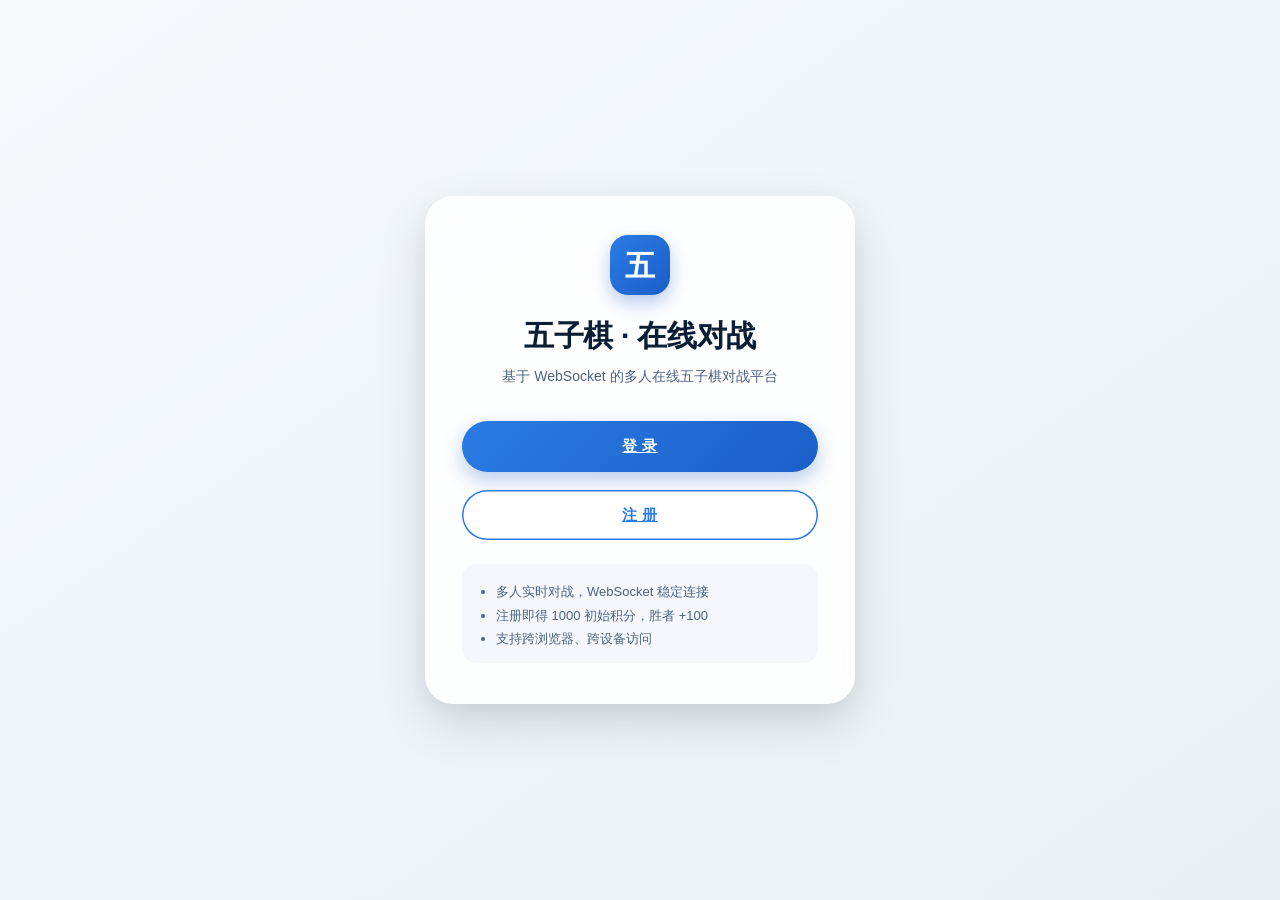
<file: wwwroot/index.html>
<!DOCTYPE html>
<html lang="zh-CN">
<head>
    <meta charset="UTF-8" />
    <meta name="viewport" content="width=device-width, initial-scale=1.0" />
    <meta http-equiv="X-UA-Compatible" content="IE=edge" />
    <meta name="referrer" content="same-origin" />
    <title>五子棋 · 在线对战</title>
    <link rel="stylesheet" href="css/style.css" />
</head>
<body>
    <div class="auth-card lobby" role="main" aria-label="五子棋在线对战入口">
        <div class="auth-header">
            <div class="logo" aria-hidden="true">五</div>
            <h1>五子棋 · 在线对战</h1>
            <p class="sub">基于 WebSocket 的多人在线五子棋对战平台</p>
        </div>

        <div class="actions">
            <a class="btn" href="login.html">登 录</a>
            <a class="btn btn--ghost" href="register.html">注 册</a>
        </div>

        <ul class="tips" aria-label="平台说明">
            <li>多人实时对战，WebSocket 稳定连接</li>
            <li>注册即得 1000 初始积分，胜者 +100</li>
            <li>支持跨浏览器、跨设备访问</li>
        </ul>
    </div>
</body>
</html>
</file>
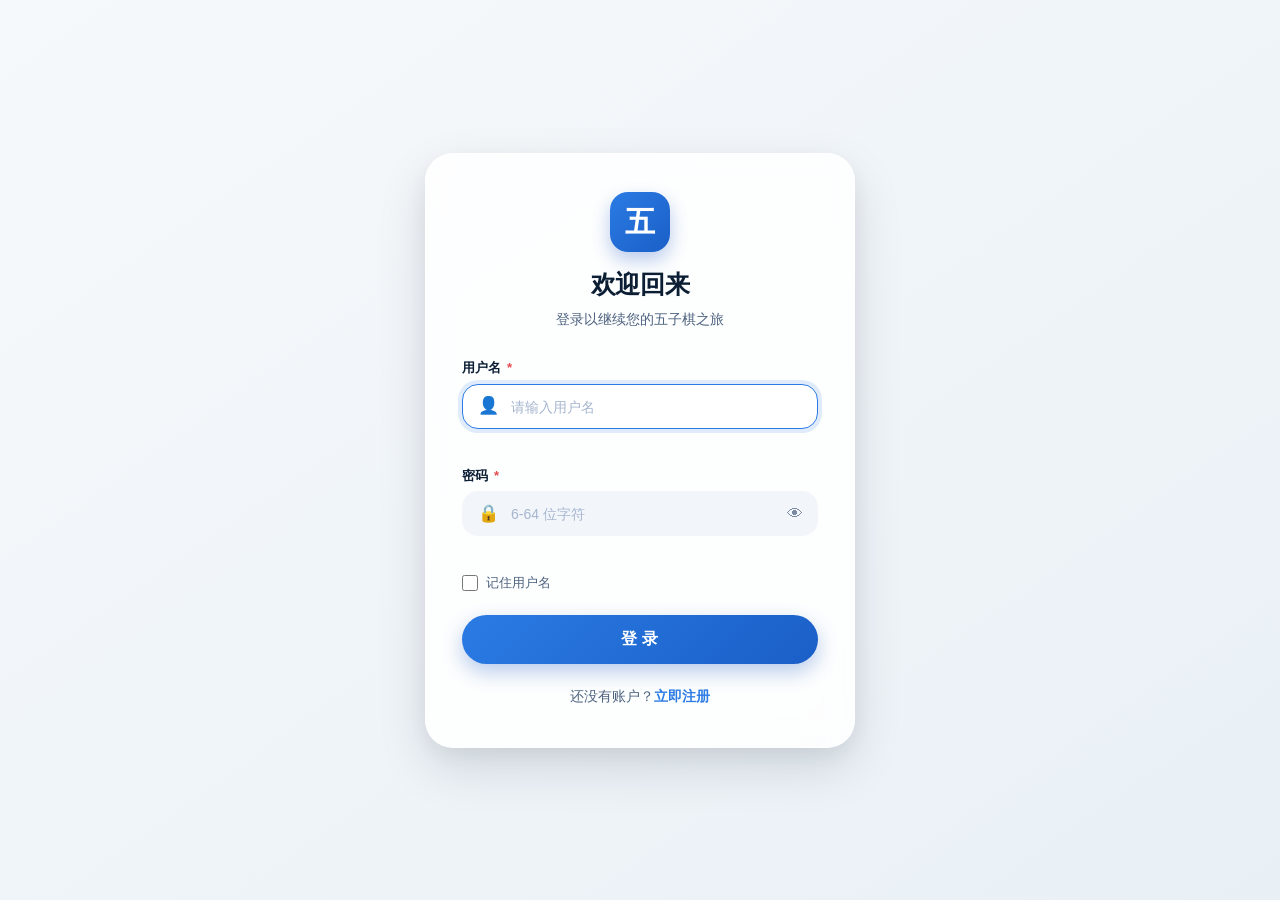
<file: wwwroot/login.html>
<!DOCTYPE html>
<html lang="zh-CN">
<head>
    <meta charset="UTF-8" />
    <meta name="viewport" content="width=device-width, initial-scale=1.0" />
    <meta http-equiv="X-UA-Compatible" content="IE=edge" />
    <meta name="referrer" content="same-origin" />
    <title>用户登录 · 五子棋</title>
    <link rel="stylesheet" href="css/style.css" />
</head>
<body>
    <div class="auth-card" role="main" aria-label="登录面板">
        <div class="auth-header">
            <div class="logo" aria-hidden="true">五</div>
            <h1>欢迎回来</h1>
            <p>登录以继续您的五子棋之旅</p>
        </div>

        <form class="auth-form" id="loginForm" novalidate autocomplete="on">
            <div class="form-group">
                <label for="username">用户名 <span class="required">*</span></label>
                <div class="input-wrapper" id="wrapUsername">
                    <span class="input-icon" aria-hidden="true">👤</span>
                    <input type="text" id="username" name="username"
                           placeholder="请输入用户名" autocomplete="username" maxlength="20"
                           required aria-required="true" />
                </div>
                <div class="field-hint" id="hintUsername" aria-live="polite"></div>
            </div>

            <div class="form-group">
                <label for="password">密码 <span class="required">*</span></label>
                <div class="input-wrapper" id="wrapPassword">
                    <span class="input-icon" aria-hidden="true">🔒</span>
                    <input type="password" id="password" name="password"
                           placeholder="6-64 位字符" autocomplete="current-password" maxlength="64"
                           required aria-required="true" />
                    <button type="button" class="toggle-pwd" data-for="password" aria-label="显示/隐藏密码" tabindex="-1">👁</button>
                </div>
                <div class="field-hint" id="hintPassword" aria-live="polite"></div>
            </div>

            <label class="remember-me">
                <input type="checkbox" id="remember" name="remember" />
                记住用户名
            </label>

            <button type="submit" class="btn" id="loginBtn">
                <span class="text">登 录</span><span class="spinner">⏳</span>
            </button>
        </form>

        <div id="messageArea" class="message-area" role="alert" aria-live="assertive"></div>

        <div class="switch-cta">
            还没有账户？<a href="register.html">立即注册</a>
        </div>
    </div>

    <script src="js/auth.js"></script>
    <script>
        (function () {
            'use strict';
            var $ = function (id) { return document.getElementById(id); };
            var uInput = $('username'), pInput = $('password');
            var btn = $('loginBtn'), msg = $('messageArea');
            var wrapU = $('wrapUsername'), wrapP = $('wrapPassword');
            var hintU = $('hintUsername'), hintP = $('hintPassword');
            var REMEMBER_KEY = 'gomoku_remembered_username';

            function setField(wrap, hint, valid, text) {
                wrap.classList.toggle('invalid', !valid);
                if (hint) hint.textContent = valid ? '' : text;
            }

            // 显示注册成功提示
            try { if (sessionStorage.getItem('gomoku_reg_ok')) {
                sessionStorage.removeItem('gomoku_reg_ok');
                Auth.showMessage(msg, '✅ 注册成功，请登录', 'success');
            } } catch (e) {}

            // 记住用户名
            try {
                var remembered = localStorage.getItem(REMEMBER_KEY);
                if (remembered) { uInput.value = remembered; $('remember').checked = true; }
            } catch (e) {}

            uInput.addEventListener('input', function () {
                var r = Auth.RULES.username.test(uInput.value);
                setField(wrapU, hintU, r.pass || !uInput.value, '');
                Auth.clearMessage(msg);
            });
            pInput.addEventListener('input', function () {
                var r = Auth.RULES.password.test(pInput.value);
                setField(wrapP, hintP, r.pass || !pInput.value, '');
                Auth.clearMessage(msg);
            });

            document.querySelectorAll('.toggle-pwd').forEach(function (b) {
                b.addEventListener('click', function () {
                    var f = $(b.getAttribute('data-for'));
                    var show = f.type === 'password';
                    f.type = show ? 'text' : 'password';
                    b.textContent = show ? '🙈' : '👁';
                });
            });

            // // WebSocket 会话层：心跳 + 自动重连，维护在线状态
            // var badge = $('connBadge'), connText = $('connText');
            // var ws = new Auth.WsSession({
            //     heartbeatMs: 15000,
            //     maxRetry: Infinity,
            //     onStatus: function (status) {
            //         badge.classList.remove('connected', 'connecting', 'disconnected');
            //         badge.classList.add(status);
            //         if (status === 'connected') { connText.textContent = '实时通道已连接'; }
            //         else if (status === 'connecting') { connText.textContent = '正在连接实时通道...'; }
            //         else { connText.textContent = '连接中断，自动重连中...'; }
            //     }
            // });
            // ws.connect();
            // // 页面离开时优雅关闭，避免残留连接
            // window.addEventListener('beforeunload', function () { try { ws.close(); } catch (e) {} });

            $('loginForm').addEventListener('submit', function (e) {
                e.preventDefault();
                var u = Auth.trim(uInput.value), p = pInput.value;
                var ru = Auth.RULES.username.test(u), rp = Auth.RULES.password.test(p);
                setField(wrapU, hintU, ru.pass, ru.msg);
                setField(wrapP, hintP, rp.pass, rp.msg);
                if (!ru.pass || !rp.pass) { Auth.showMessage(msg, '请先修正表单中的错误项', 'error'); return; }

                btn.disabled = true;
                btn.querySelector('.text').textContent = '登录中...';
                btn.querySelector('.spinner').style.display = 'inline';

                var payload = { username: u, name: u, password: p };
                Auth.fetchJSON('/login', payload).then(function (res) {
                    btn.disabled = false;
                    btn.querySelector('.text').textContent = '登 录';
                    btn.querySelector('.spinner').style.display = 'none';

                    if (res.ok && res.result) {
                        // 记忆用户名
                        if ($('remember').checked) { try { localStorage.setItem(REMEMBER_KEY, u); } catch (e) {} }
                        else { try { localStorage.removeItem(REMEMBER_KEY); } catch (e) {} }
                        Auth.saveSession({ name: u, loginAt: Date.now() });
                        Auth.showMessage(msg, '✅ 登录成功，进入游戏 ' + u, 'success');
                        setTimeout(function () { window.location.href = 'hall.html'; }, 900);
                    } else {
                        Auth.showMessage(msg, (res.reason && res.reason.indexOf('服务器') >= 0)
                            ? '⚠️ ' + res.reason
                            : '❌ 用户名或密码错误，请重试', 'error');
                        pInput.value = '';
                        setField(wrapP, hintP, true, '');
                        pInput.focus();
                    }
                });
            });

            window.addEventListener('load', function () {
                if (uInput.value) pInput.focus(); else uInput.focus();
            });
        })();
    </script>
</body>
</html>
</file>
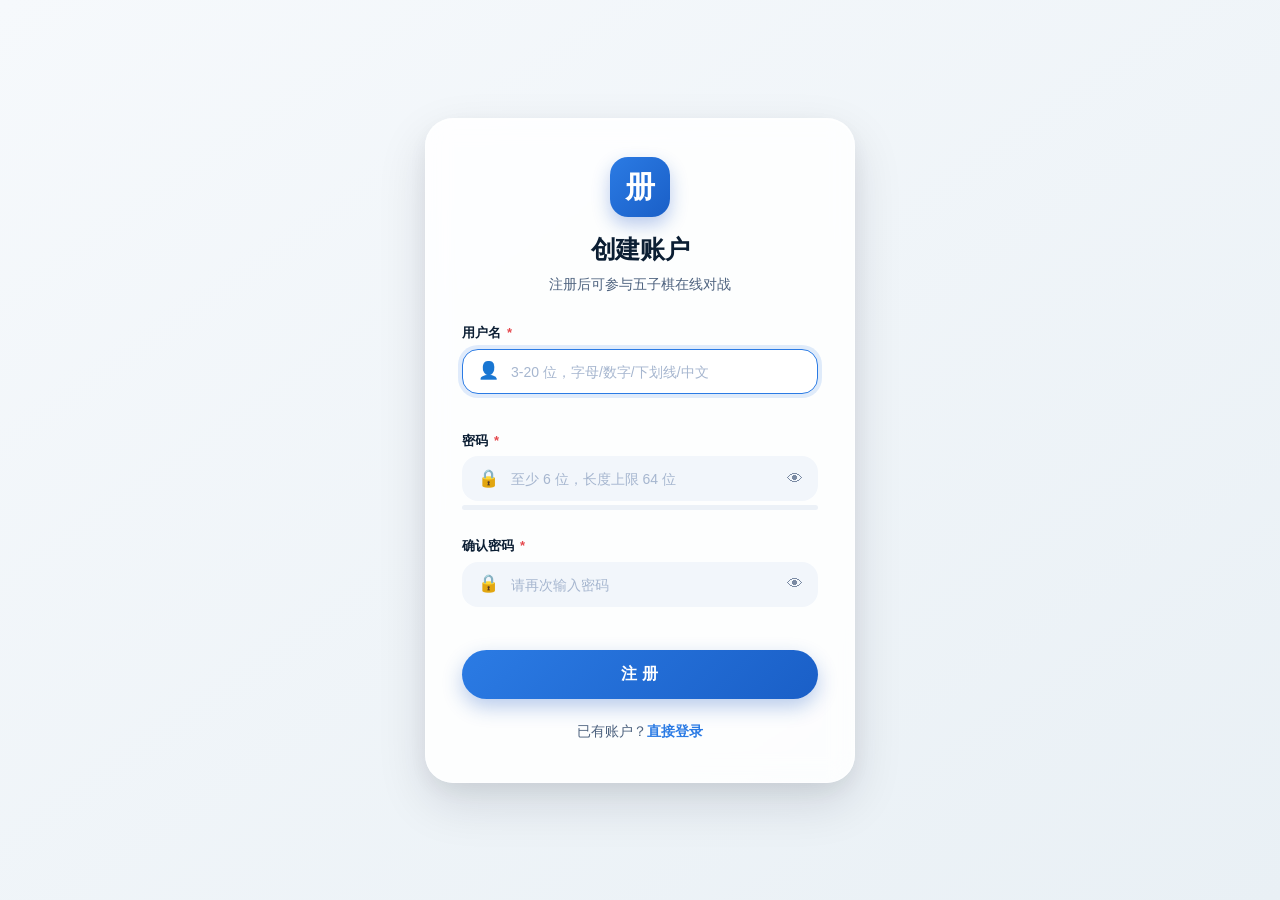
<file: wwwroot/register.html>
<!DOCTYPE html>
<html lang="zh-CN">
<head>
    <meta charset="UTF-8" />
    <meta name="viewport" content="width=device-width, initial-scale=1.0" />
    <meta http-equiv="X-UA-Compatible" content="IE=edge" />
    <meta name="referrer" content="same-origin" />
    <title>用户注册 · 五子棋</title>
    <link rel="stylesheet" href="css/style.css" />
</head>
<body>
    <div class="auth-card" role="main" aria-label="注册面板">
        <div class="auth-header">
            <div class="logo" aria-hidden="true">册</div>
            <h1>创建账户</h1>
            <p>注册后可参与五子棋在线对战</p>
        </div>

        <form class="auth-form" id="regForm" novalidate autocomplete="on">
            <div class="form-group">
                <label for="username">用户名 <span class="required">*</span></label>
                <div class="input-wrapper" id="wrapUsername">
                    <span class="input-icon" aria-hidden="true">👤</span>
                    <input type="text" id="username" name="username"
                           placeholder="3-20 位，字母/数字/下划线/中文"
                           autocomplete="username" maxlength="20"
                           required aria-required="true" />
                </div>
                <div class="field-hint" id="hintUsername" aria-live="polite"></div>
            </div>

            <div class="form-group">
                <label for="password">密码 <span class="required">*</span></label>
                <div class="input-wrapper" id="wrapPassword">
                    <span class="input-icon" aria-hidden="true">🔒</span>
                    <input type="password" id="password" name="password"
                           placeholder="至少 6 位，长度上限 64 位"
                           autocomplete="new-password" maxlength="64"
                           required aria-required="true" />
                    <button type="button" class="toggle-pwd" data-for="password" aria-label="显示/隐藏密码" tabindex="-1">👁</button>
                </div>
                <div class="strength-wrap"><div class="strength-bar" id="strengthBar"></div></div>
                <div class="strength-lab" id="strengthLab" aria-live="polite"></div>
            </div>

            <div class="form-group">
                <label for="confirm">确认密码 <span class="required">*</span></label>
                <div class="input-wrapper" id="wrapConfirm">
                    <span class="input-icon" aria-hidden="true">🔒</span>
                    <input type="password" id="confirm" name="confirm"
                           placeholder="请再次输入密码"
                           autocomplete="new-password" maxlength="64"
                           required aria-required="true" />
                    <button type="button" class="toggle-pwd" data-for="confirm" aria-label="显示/隐藏密码" tabindex="-1">👁</button>
                </div>
                <div class="field-hint" id="hintConfirm" aria-live="polite"></div>
            </div>

            <button type="submit" class="btn" id="regBtn">
                <span class="text">注 册</span><span class="spinner">⏳</span>
            </button>
        </form>

        <div id="messageArea" class="message-area" role="alert" aria-live="assertive"></div>

        <div class="switch-cta">
            已有账户？<a href="login.html">直接登录</a>
        </div>
    </div>

    <script src="js/auth.js"></script>
    <script>
        (function () {
            'use strict';
            var $ = function (id) { return document.getElementById(id); };
            var uInput = $('username'), pInput = $('password'), cInput = $('confirm');
            var btn = $('regBtn'), msg = $('messageArea');
            var wrapU = $('wrapUsername'), sBar = $('strengthBar'), sLab = $('strengthLab');
            var hintU = $('hintUsername'), hintC = $('hintConfirm');

            function setField(wrap, hint, valid, text) {
                wrap.classList.toggle('invalid', !valid);
                if (hint) hint.textContent = valid ? '' : text;
            }

            function resetBtns() {
                btn.disabled = false;
                btn.querySelector('.text').textContent = '注 册';
                btn.querySelector('.spinner').style.display = 'none';
            }

            // 实时校验：用户名
            uInput.addEventListener('input', function () {
                var r = Auth.RULES.username.test(uInput.value);
                setField(wrapU, hintU, r.pass, r.msg);
                if (!r.pass && !uInput.value) hintU.textContent = '';
                Auth.clearMessage(msg);
            });

            // 实时校验：密码 + 强度
            pInput.addEventListener('input', function () {
                var r = Auth.RULES.password.test(pInput.value);
                setField($('wrapPassword'), null, r.pass, r.msg);
                var s = Auth.pwdStrength(pInput.value);
                var meta = Auth.strengthMeta[s];
                sBar.style.width = (s / 4 * 100) + '%';
                sBar.style.background = s ? Auth.strengthColor[meta] : 'transparent';
                sLab.textContent = pInput.value ? ('密码强度：' + Auth.strengthText[s]) : '';
                // 若已输入确认密码，联动校验
                if (cInput.value) {
                    var cr = Auth.RULES.confirm.test(cInput.value, pInput.value);
                    setField($('wrapConfirm'), hintC, cr.pass, cr.msg);
                }
                Auth.clearMessage(msg);
            });

            // 实时校验：确认密码
            cInput.addEventListener('input', function () {
                var r = Auth.RULES.confirm.test(cInput.value, pInput.value);
                setField($('wrapConfirm'), hintC, r.pass, r.msg);
                Auth.clearMessage(msg);
            });

            // 密码显示/隐藏切换
            document.querySelectorAll('.toggle-pwd').forEach(function (b) {
                b.addEventListener('click', function () {
                    var f = $(b.getAttribute('data-for'));
                    var show = f.type === 'password';
                    f.type = show ? 'text' : 'password';
                    b.textContent = show ? '🙈' : '👁';
                });
            });

            // 提交
            $('regForm').addEventListener('submit', function (e) {
                e.preventDefault();
                var u = Auth.trim(uInput.value);
                var p = pInput.value;
                var ru = Auth.RULES.username.test(u);
                var rp = Auth.RULES.password.test(p);
                var rc = Auth.RULES.confirm.test(cInput.value, p);

                setField(wrapU, hintU, ru.pass, ru.msg);
                setField($('wrapPassword'), null, rp.pass, rp.msg);
                setField($('wrapConfirm'), hintC, rc.pass, rc.msg);
                if (!ru.pass || !rp.pass || !rc.pass) {
                    Auth.showMessage(msg, '请先修正表单中的错误项', 'error');
                    return;
                }

                btn.disabled = true;
                btn.querySelector('.text').textContent = '注册中...';
                btn.querySelector('.spinner').style.display = 'inline';

                // 约定 payload：同时包含 username（web 处理层解析）与 name（db 层解析）
                var payload = { username: u, name: u, password: p };
                Auth.fetchJSON('/reg', payload).then(function (res) {
                    resetBtns();
                    if (res.ok && res.result) {
                        Auth.showMessage(msg, '✅ 注册成功，即将跳转到登录页', 'success');
                        try { sessionStorage.setItem('gomoku_reg_ok', '1'); } catch (e) {}
                        setTimeout(function () { window.location.href = 'login.html'; }, 900);
                    } else {
                        Auth.showMessage(msg, '❌ ' + (res.reason || '注册失败，请稍后再试'), 'error');
                    }
                });
            });

            window.addEventListener('load', function () { uInput.focus(); });
        })();
    </script>
</body>
</html>
</file>
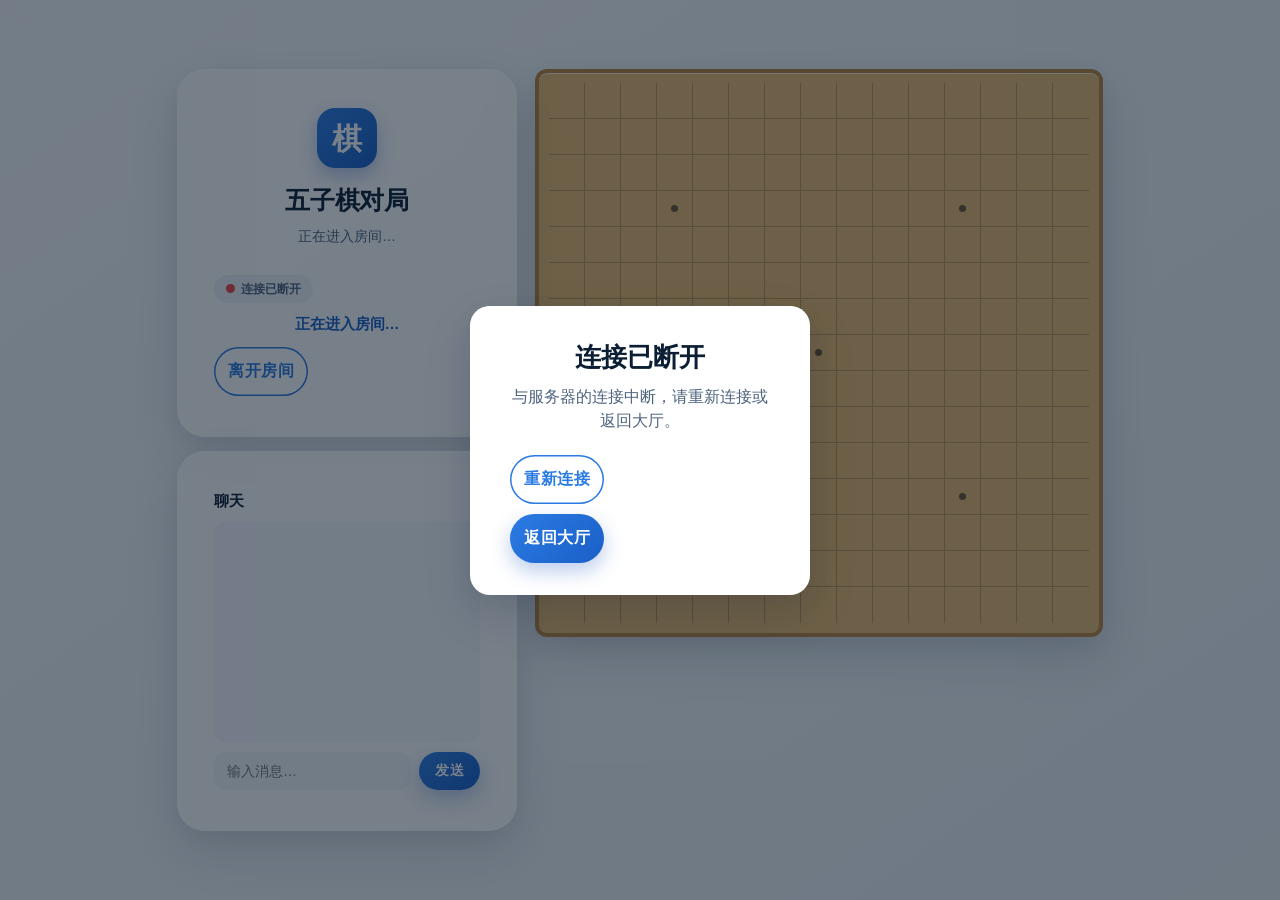
<file: wwwroot/room.html>
<!DOCTYPE html>
<html lang="zh-CN">
<head>
    <meta charset="UTF-8" />
    <meta name="viewport" content="width=device-width, initial-scale=1.0" />
    <meta http-equiv="X-UA-Compatible" content="IE=edge" />
    <meta name="referrer" content="same-origin" />
    <title>对局 · 五子棋</title>
    <link rel="stylesheet" href="css/style.css" />
    <link rel="stylesheet" href="css/game.css" />
</head>
<body>
    <div class="room-layout" role="main" aria-label="五子棋对局">
        <div class="room-side">
            <div class="auth-card room-card">
                <div class="auth-header">
                    <div class="logo" aria-hidden="true">棋</div>
                    <h1>五子棋对局</h1>
                    <p id="roomInfo">正在进入房间…</p>
                </div>
                <div id="connBadge" class="conn-badge" role="status" aria-live="polite">
                    <span class="dot"></span><span id="connText">连接中...</span>
                </div>
                <p id="turnText" class="turn-text" aria-live="polite">正在进入房间…</p>
                <div id="roomMsg" class="message-area" role="alert" aria-live="assertive"></div>
                <button id="btnExit" class="btn btn--ghost" type="button">离开房间</button>
            </div>

            <div class="auth-card chat-card">
                <h2>聊天</h2>
                <div id="chatList" class="chat-list" aria-live="polite"></div>
                <div class="chat-input-row">
                    <input id="chatInput" type="text" maxlength="100" placeholder="输入消息…" autocomplete="off" />
                    <button id="btnChat" class="btn btn-sm" type="button">发送</button>
                </div>
            </div>
        </div>

        <div id="board" class="board" role="grid" aria-label="15×15 棋盘"></div>
    </div>

    <div id="overlay" class="overlay" role="dialog" aria-modal="true" aria-label="对局结束">
        <div class="overlay-card">
            <h2 id="overlayTitle"></h2>
            <p id="overlaySub"></p>
            <button id="btnReconnect" class="btn btn--ghost" type="button" style="display:none">重新连接</button>
            <button id="btnBackHall" class="btn" type="button">返回大厅</button>
        </div>
    </div>

    <script src="js/auth.js"></script>
    <script src="js/game.js"></script>
    <script>
        window.addEventListener('DOMContentLoaded', function () { GomokuGame.initRoom(); });
    </script>
</body>
</html>
</file>
<file: wwwroot/css/style.css>
/* =========================================================
   Gomoku-WEB · 共享样式
   现代 Web 应用 UI/UX · 移动优先 · 轻量无框架
   ========================================================= */

:root {
    --primary: #2b7be4;
    --primary-dark: #1a5fc7;
    --primary-light: #3a86f0;
    --primary-soft: rgba(43, 123, 228, 0.12);
    --success: #0c6b3e;
    --success-bg: #e6f7ed;
    --success-border: #b7e4c7;
    --error: #b2363b;
    --error-bg: #fee9ea;
    --error-border: #fcc9cb;
    --info: #1d4e8f;
    --info-bg: #e8f0fe;
    --info-border: #c5d8f5;
    --text: #0b1e33;
    --text-sub: #4e637f;
    --text-muted: #7a8aa3;
    --bg-start: #f6f9fc;
    --bg-end: #e9f0f5;
    --card: rgba(255, 255, 255, 0.85);
    --radius-lg: 28px;
    --radius-md: 16px;
    --radius-sm: 12px;
    --shadow-card: 0 20px 50px rgba(0, 20, 40, 0.12),
        0 8px 24px rgba(0, 20, 40, 0.06),
        inset 0 1px 0 rgba(255, 255, 255, 0.7);
    --focus-ring: 0 0 0 4px rgba(43, 123, 228, 0.14);
}

* {
    margin: 0;
    padding: 0;
    box-sizing: border-box;
}

html {
    -webkit-text-size-adjust: 100%;
}

body {
    font-family: 'Segoe UI', Roboto, 'Helvetica Neue', 'PingFang SC',
        'Microsoft YaHei', sans-serif;
    min-height: 100vh;
    display: flex;
    align-items: center;
    justify-content: center;
    background: linear-gradient(145deg, var(--bg-start) 0%, var(--bg-end) 100%);
    padding: 20px;
    color: var(--text);
    line-height: 1.5;
}

/* ===================== 卡片 ===================== */
.auth-card {
    width: 100%;
    max-width: 430px;
    background: var(--card);
    backdrop-filter: blur(12px);
    -webkit-backdrop-filter: blur(12px);
    border-radius: var(--radius-lg);
    padding: 38px 36px 40px;
    box-shadow: var(--shadow-card);
    border: 1px solid rgba(255, 255, 255, 0.5);
}
@media (max-width: 480px) {
    .auth-card { padding: 26px 18px 30px; border-radius: 22px; }
}

/* ===================== 头部 ===================== */
.auth-header { text-align: center; margin-bottom: 28px; }
.auth-header .logo {
    display: inline-flex; align-items: center; justify-content: center;
    width: 60px; height: 60px;
    background: linear-gradient(135deg, var(--primary), var(--primary-dark));
    border-radius: 18px; color: #fff; font-size: 30px; font-weight: 700;
    margin-bottom: 14px;
    box-shadow: 0 8px 18px rgba(27, 85, 191, 0.30);
    user-select: none;
}
.auth-header h1 { font-size: 25px; font-weight: 700; letter-spacing: -0.3px; }
.auth-header p { color: var(--text-sub); font-size: 14px; margin-top: 6px; }

/* ===================== 表单 ===================== */
.auth-form { display: flex; flex-direction: column; gap: 16px; }

.form-group { display: flex; flex-direction: column; gap: 6px; }
.form-group label { font-size: 13px; font-weight: 600; color: var(--text); display: flex; align-items: center; gap: 6px; }
.form-group .required { color: #e5484d; font-weight: 700; }

.input-wrapper {
    position: relative; display: flex; align-items: center;
    background: #f2f6fb; border-radius: var(--radius-md);
    border: 1.5px solid transparent;
    transition: border-color 0.2s, background 0.2s, box-shadow 0.2s;
}
.input-wrapper:focus-within { border-color: var(--primary); background: #fff; box-shadow: var(--focus-ring); }
.input-wrapper.invalid { border-color: var(--error); }
.input-wrapper .input-icon { padding-left: 15px; color: var(--text-muted); font-size: 17px; user-select: none; }

.input-wrapper input {
    width: 100%; padding: 13px 12px; border: none; background: transparent;
    font-size: 15px; font-weight: 500; color: var(--text); outline: none; font-family: inherit;
}
.input-wrapper input::placeholder { color: #a6b6cf; font-weight: 400; font-size: 14px; }

.toggle-pwd {
    border: none; background: transparent; cursor: pointer;
    padding: 0 14px 0 4px; color: var(--text-muted); font-size: 16px;
    line-height: 1; user-select: none;
}
.toggle-pwd:hover { color: var(--primary); }

/* 字段校验提示 */
.field-hint { font-size: 12px; color: var(--error); min-height: 15px; padding-left: 4px; }

/* 密码强度条 */
.strength-wrap { height: 5px; background: #ecf1f7; border-radius: 3px; overflow: hidden; margin-top: -2px; }
.strength-bar { height: 100%; width: 0; border-radius: 3px; transition: width .3s, background .3s; }
.strength-lab { font-size: 12px; color: var(--text-muted); margin-top: 4px; }

.remember-me { display: flex; align-items: center; gap: 8px; font-size: 13px; color: var(--text-sub); cursor: pointer; user-select: none; }
.remember-me input { width: 16px; height: 16px; accent-color: var(--primary); cursor: pointer; }

/* ===================== 按钮 ===================== */
.btn {
    margin-top: 6px; padding: 14px; border: none; border-radius: 50px;
    background: linear-gradient(135deg, var(--primary), var(--primary-dark));
    color: #fff; font-size: 16px; font-weight: 700; letter-spacing: .5px;
    cursor: pointer; transition: transform .25s, box-shadow .25s, opacity .25s;
    box-shadow: 0 8px 20px rgba(27, 85, 191, .30);
    display: flex; align-items: center; justify-content: center; gap: 8px;
    font-family: inherit;
}
.btn:hover { transform: translateY(-1px); box-shadow: 0 12px 28px rgba(27,85,191,.40); background: linear-gradient(135deg, var(--primary-light), var(--primary-dark)); }
.btn:active { transform: scale(.98); }
.btn:disabled { opacity: .65; cursor: not-allowed; transform: none; box-shadow: none; }
.btn--ghost { background: #fff; color: var(--primary); box-shadow: inset 0 0 0 1.5px var(--primary); }
.btn--ghost:hover { background: var(--primary-soft); box-shadow: inset 0 0 0 1.5px var(--primary); }
.btn .spinner { display:none; }

/* ===================== 消息提示 ===================== */
.message-area {
    margin-top: 18px; padding: 11px 14px; border-radius: 12px;
    font-size: 13px; font-weight: 500; text-align: center; min-height: 20px;
    display: none; align-items: center; justify-content: center; gap: 6px;
    border: 1px solid transparent; transition: all .2s;
}
.message-area.visible { display: flex; }
.message-area.success { background: var(--success-bg); border-color: var(--success-border); color: var(--success); }
.message-area.error { background: var(--error-bg); border-color: var(--error-border); color: var(--error); }
.message-area.info { background: var(--info-bg); border-color: var(--info-border); color: var(--info); }

/* ===================== 连接状态徽标 ===================== */
.conn-badge {
    display: inline-flex; align-items: center; gap: 6px;
    font-size: 12px; font-weight: 600; color: var(--text-sub);
    background: #eef3f9; border-radius: 20px; padding: 5px 12px; margin-bottom: 16px;
}
.conn-badge .dot { width: 9px; height: 9px; border-radius: 50%; background: #b7c0cf; }
.conn-badge.connected .dot { background: #22c55e; box-shadow: 0 0 0 3px rgba(34,197,94,.18); }
.conn-badge.connecting .dot { background: #f59e0b; }
.conn-badge.disconnected .dot { background: #ef4444; }
.conn-badge b { font-weight: 600; }

/* ===================== 底部链接 ===================== */
.switch-cta { text-align: center; margin-top: 22px; font-size: 14px; color: var(--text-sub); }
.switch-cta a { color: var(--primary); font-weight: 600; text-decoration: none; transition: color .2s; }
.switch-cta a:hover { color: var(--primary-dark); text-decoration: underline; }

/* ===================== 入口页 ===================== */
.lobby { text-align: center; }
.lobby h1 { font-size: 30px; margin-top: 4px; }
.lobby .sub { color: var(--text-sub); margin: 8px 0 26px; font-size: 14px; }
.lobby .actions { display: flex; flex-direction: column; gap: 12px; }
.lobby .actions .btn { font-size: 15px; padding: 14px; }
.lobby .tips { margin-top: 24px; text-align: left; background: #f4f8fd; border-radius: 14px; padding: 14px 16px; font-size: 13px; color: var(--text-sub); }
.lobby .tips li { margin-left: 18px; margin-top: 4px; }
</file>
<file: wwwroot/css/game.css>
/* =========================================================
   Gomoku-WEB · 大厅页与对局页样式（依赖 style.css 的 CSS 变量）
   ========================================================= */

/* ---------- 大厅页 ---------- */
.hall-card { max-width: 470px; }
.user-bar {
    display: flex; align-items: center; gap: 10px;
    padding: 12px 14px; background: #f4f8fd; border-radius: 14px;
    margin-bottom: 18px;
}
.user-name { font-weight: 700; }
.user-score { flex: 1; color: var(--text-sub); font-size: 13px; }
.btn-sm { margin-top: 0; padding: 8px 14px; font-size: 13px; }
.match-box { display: flex; gap: 10px; }
.match-box .btn { flex: 1; margin-top: 0; }
.match-status {
    text-align: center; font-size: 14px; font-weight: 600;
    color: var(--primary-dark); min-height: 22px; margin-top: 12px;
}
.hall-tips {
    margin-top: 18px; font-size: 12px; line-height: 1.8;
    color: var(--text-muted); text-align: center;
}

/* ---------- 对局页布局 ---------- */
.room-layout {
    display: flex; gap: 18px; align-items: flex-start;
    justify-content: center; flex-wrap: wrap;
    width: 100%; max-width: 1120px;
}
.room-side { display: flex; flex-direction: column; gap: 14px; width: 340px; max-width: 100%; }
.room-card .conn-badge { margin-bottom: 10px; }
.turn-text {
    font-size: 15px; font-weight: 700; text-align: center;
    color: var(--primary-dark); min-height: 24px; margin-bottom: 10px;
}
.chat-card h2 { font-size: 15px; margin-bottom: 10px; }
.chat-list {
    height: 220px; overflow-y: auto; background: #f4f8fd;
    border-radius: 12px; padding: 10px;
    display: flex; flex-direction: column; gap: 6px; font-size: 13px;
}
.chat-item {
    max-width: 85%; padding: 6px 10px; border-radius: 10px;
    background: #fff; box-shadow: 0 1px 2px rgba(0, 20, 40, 0.06);
    word-break: break-word; align-self: flex-start;
}
.chat-item.me { align-self: flex-end; background: var(--primary-soft); }
.chat-item .t { display: block; font-size: 10px; color: var(--text-muted); margin-top: 3px; }
.chat-input-row { display: flex; gap: 8px; margin-top: 10px; }
.chat-input-row input {
    flex: 1; min-width: 0; padding: 10px 12px;
    border: 1.5px solid transparent; background: #f2f6fb;
    border-radius: 12px; font-size: 14px; outline: none; font-family: inherit;
}
.chat-input-row input:focus { border-color: var(--primary); background: #fff; }
.chat-input-row .btn { margin-top: 0; padding: 10px 16px; font-size: 14px; }

/* ---------- 棋盘 ---------- */
.board {
    display: grid;
    grid-template-columns: repeat(15, 36px);
    grid-template-rows: repeat(15, 36px);
    gap: 0;
    background: #e8b96f; padding: 10px; border-radius: 12px;
    border: 4px solid #b9853f;
    box-shadow: var(--shadow-card);
    user-select: none;
}
.board-cell {
    position: relative; width: 100%; height: 100%; cursor: pointer;
    border-right: 1px solid rgba(0, 0, 0, 0.22);
    border-bottom: 1px solid rgba(0, 0, 0, 0.22);
}
.board-cell:nth-child(15n) { border-right: none; }
.board-cell:nth-last-child(-n+15) { border-bottom: none; }
.board-cell.star::after {
    content: ''; position: absolute; left: 50%; top: 50%;
    width: 7px; height: 7px; margin: -3.5px 0 0 -3.5px;
    border-radius: 50%; background: rgba(0, 0, 0, 0.55);
}
.stone {
    position: absolute; inset: 14%;
    border-radius: 50%;
    box-shadow: 0 2px 4px rgba(0, 0, 0, 0.35);
}
.stone.black { background: radial-gradient(circle at 35% 30%, #555, #000 65%); }
.stone.white {
    background: radial-gradient(circle at 35% 30%, #fff, #ddd 65%);
    border: 1px solid #bbb;
}
.last-move .stone { box-shadow: 0 0 0 3px rgba(255, 60, 60, 0.85), 0 2px 4px rgba(0, 0, 0, 0.35); }

@media (max-width: 860px) {
    .room-side { order: 2; width: 100%; }
    .board { order: 1; }
}
@media (max-width: 640px) {
    .board {
        grid-template-columns: repeat(15, 22px);
        grid-template-rows: repeat(15, 22px);
        padding: 6px; border-width: 3px;
    }
}

/* ---------- 对局结束遮罩 ---------- */
.overlay {
    position: fixed; inset: 0; z-index: 50;
    display: none; align-items: center; justify-content: center;
    background: rgba(10, 25, 40, 0.55);
}
.overlay.show { display: flex; }
.overlay-card {
    background: #fff; border-radius: 20px; padding: 32px 40px;
    text-align: center; box-shadow: var(--shadow-card); max-width: 340px; width: 90%;
}
.overlay-card h2 { font-size: 26px; margin-bottom: 8px; }
.overlay-card p { color: var(--text-sub); margin-bottom: 22px; }
.overlay-card .btn + .btn { margin-top: 10px; }
</file>
